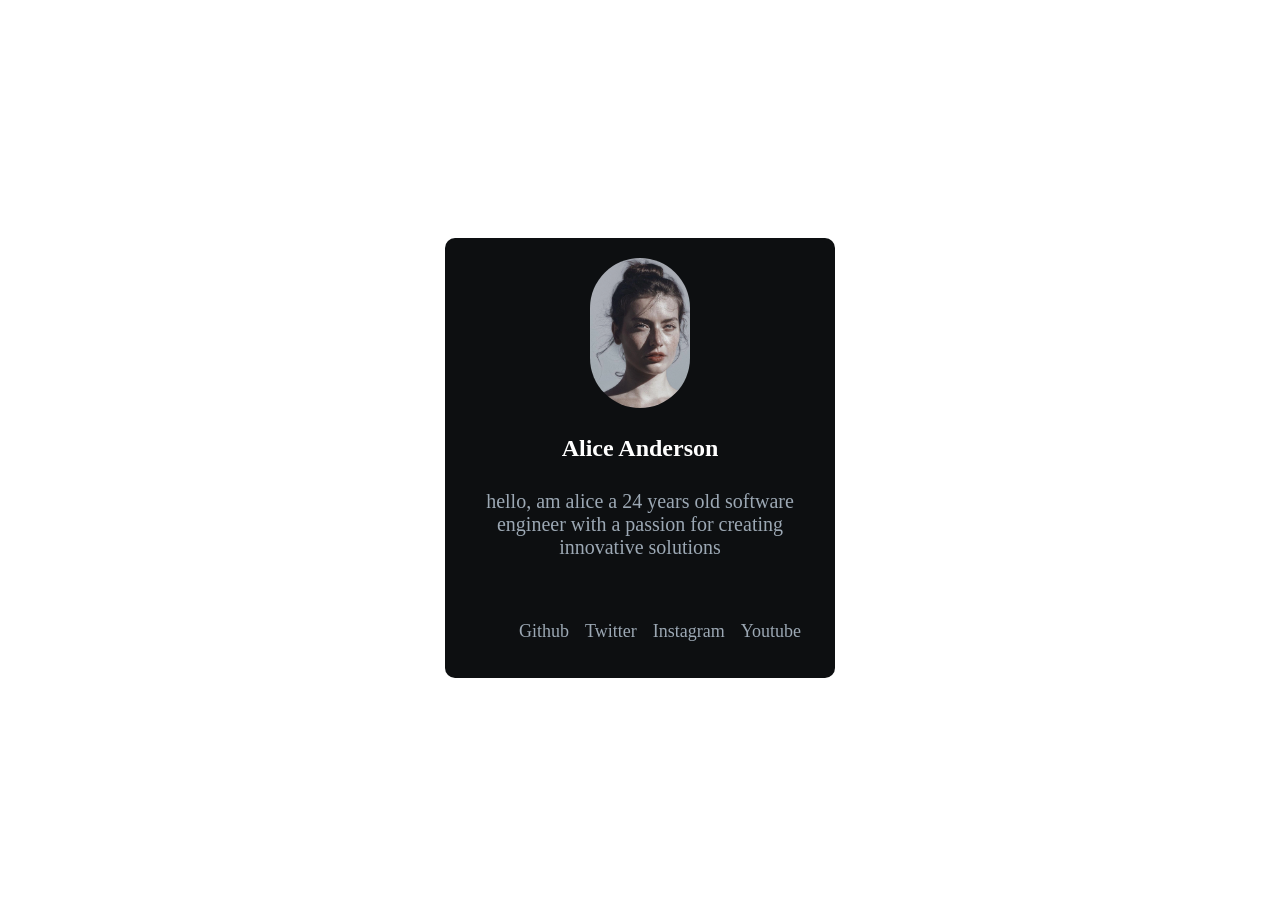
<file: 01. Personal Profile Card/index.html>
<!DOCTYPE html>
<html lang="en">
<head>
    <meta charset="UTF-8">
    <meta name="viewport" content="width=device-width, initial-scale=1.0">
    <title>Profile Card</title>
    <link rel="stylesheet" href="style.css">
</head>
<body>
    <div class="profile-card">
        <img src="src/pic.webp" alt="Profile Picture">
         <div class="info">
            <h1>Alice Anderson</h1>
            <p>hello, am alice a 24 years old software engineer with a passion for creating innovative solutions</p>

        </div>

        <div class="social-links">
            <ul>
                <li><a href="#">Github</a></li>
                <li><a href="#">Twitter</a></li>
                <li><a href="#">Instagram</a></li>
                <li><a href="#">Youtube</a></li>
                
            </ul>
        </div>
    </div>
    
</body>
</html>
</file>
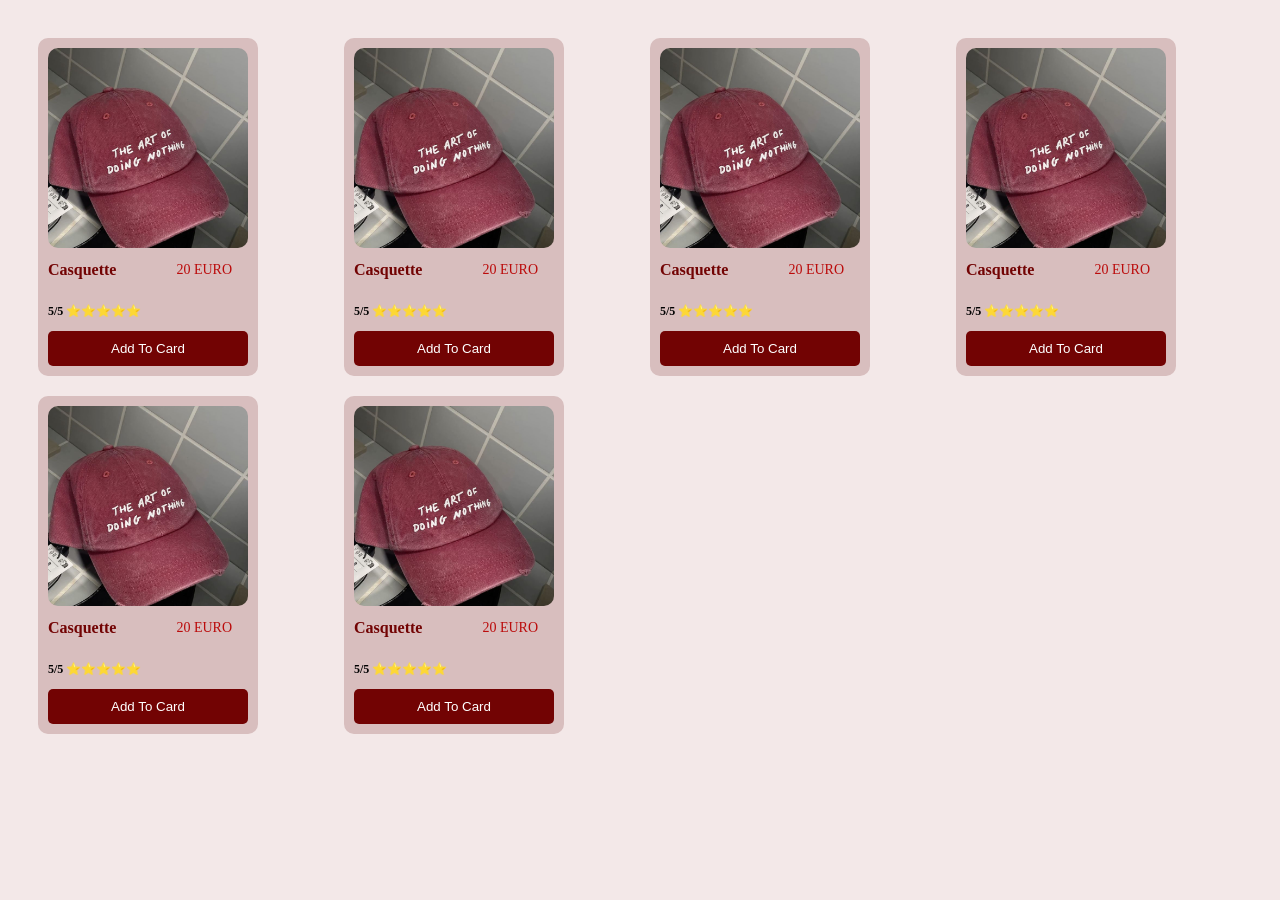
<file: 02. Product Card/index.html>
<!DOCTYPE html>
<html lang="en">
<head>
    <meta charset="UTF-8">
    <meta name="viewport" content="width=device-width, initial-scale=1.0">
    <title>Product Card</title>
    <link rel="stylesheet" href="style.css">
</head>
<body>
    <div class="card">
        <img src="src/product.jpeg" alt="Product Picture">
        <div class="name">
            <h1>Casquette</h1>
            <p class="price">20 EURO</p>
        </div>
        <h3>5/5 ⭐⭐⭐⭐⭐ </h3>
        <button>Add To Card</button>
    </div>
    
    <div class="card">
        <img src="src/product.jpeg" alt="Product Picture">
        <div class="name">
            <h1>Casquette</h1>
            <p class="price">20 EURO</p>
        </div>
        <h3>5/5 ⭐⭐⭐⭐⭐ </h3>
        <button>Add To Card</button>
    </div>
    
    <div class="card">
        <img src="src/product.jpeg" alt="Product Picture">
        <div class="name">
            <h1>Casquette</h1>
            <p class="price">20 EURO</p>
        </div>
        <h3>5/5 ⭐⭐⭐⭐⭐ </h3>
        <button>Add To Card</button>
    </div>
    
    <div class="card">
        <img src="src/product.jpeg" alt="Product Picture">
        <div class="name">
            <h1>Casquette</h1>
            <p class="price">20 EURO</p>
        </div>
        <h3>5/5 ⭐⭐⭐⭐⭐ </h3>
        <button>Add To Card</button>
    </div>
    
    <div class="card">
        <img src="src/product.jpeg" alt="Product Picture">
        <div class="name">
            <h1>Casquette</h1>
            <p class="price">20 EURO</p>
        </div>
        <h3>5/5 ⭐⭐⭐⭐⭐ </h3>
        <button>Add To Card</button>
    </div>
    
    <div class="card">
        <img src="src/product.jpeg" alt="Product Picture">
        <div class="name">
            <h1>Casquette</h1>
            <p class="price">20 EURO</p>
        </div>
        <h3>5/5 ⭐⭐⭐⭐⭐ </h3>
        <button>Add To Card</button>
    </div>
    
    
</body>
</html>
</file>
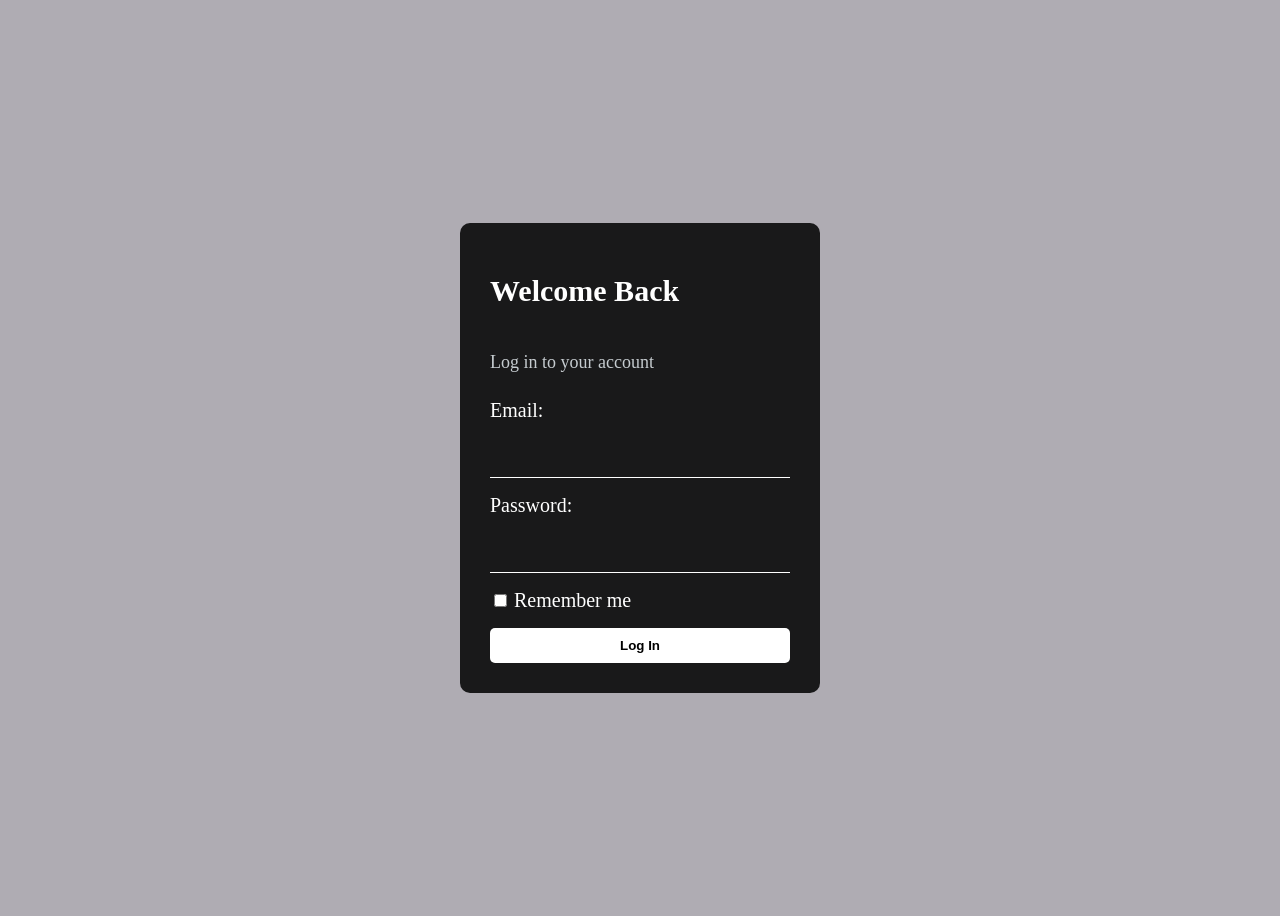
<file: 03-login-form/index.html>
<!DOCTYPE html>
<html lang="en">
<head>
    <meta charset="UTF-8">
    <meta name="viewport" content="width=device-width, initial-scale=1.0">
    <title>Login Page</title>
    <link rel="stylesheet" href="styles.css">

</head>
<body>
    <Form>
        <h1>Welcome Back</h1>
        <p>Log in to your account</p>
        <div class="user">
            <label for="email" >Email:</label>
            <input type="Email">
        </div>
        <div class="password">
            <label for="password">Password:</label>
            <input type="password">
        </div>
        <div class="checkbox">
            <input type="checkbox">
            <label for="rememberme">Remember me</label>
        </div>
        <button>Log In</button>

    </Form>
    
</body>
</html>
</file>
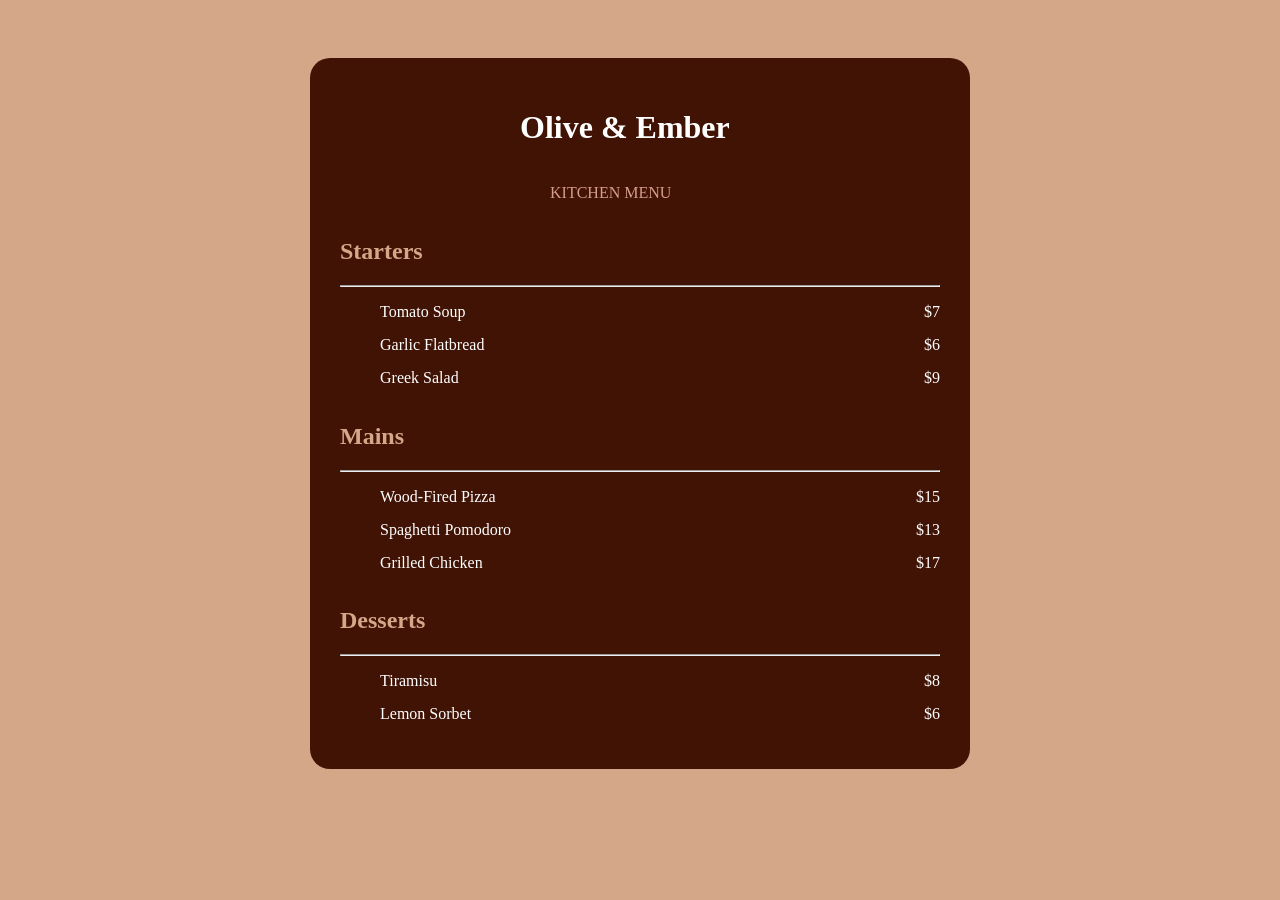
<file: 04. Restaurant Menu/index.html>
<!DOCTYPE html>
<html lang="en">
<head>
    <meta charset="UTF-8">
    <meta name="viewport" content="width=device-width, initial-scale=1.0">
    <title>Restaurant Menu</title>
    <link rel="stylesheet" href="style.css">
</head>
<body>
    <div class="menu">

        <h1>Olive & Ember</h1>
        <p>KITCHEN MENU</p>

        <div class="menu-items">
            <h2>Starters</h2>
            <hr>
            <ul>
                <li>
                    <span class="item">Tomato Soup</span>
                    <span class="price">$7</span>
                </li>
                <li>
                    <span class="item">Garlic Flatbread</span>
                    <span class="price">$6</span>
                </li>
                <li>
                    <span class="item">Greek Salad</span>
                    <span class="price">$9</span>
                </li>
            </ul>
        </div>

    


        <div class="menu-items">
            <h2>Mains</h2>
            <hr>
            <ul>
                <li>
                    <span class="item">Wood-Fired Pizza</span>
                    <span class="price">$15</span>
                </li>
                <li>
                    <span class="item">Spaghetti Pomodoro</span>
                    <span class="price">$13</span>
                </li>
                <li>
                    <span class="item">Grilled Chicken</span>
                    <span class="price">$17</span>
                </li>
            
            </ul>
        </div>



        <div class="menu-items">
            <h2>Desserts</h2>
            <hr>
            <ul>
                <li>
                    <span class="item">Tiramisu</span>
                    <span class="price">$8</span>
                </li>
                <li>
                    <span class="item">Lemon Sorbet</span>
                    <span class="price">$6</span>
                </li>
            
            
            </ul>
        </div>
    </div>

    
</body>
</html>
</file>
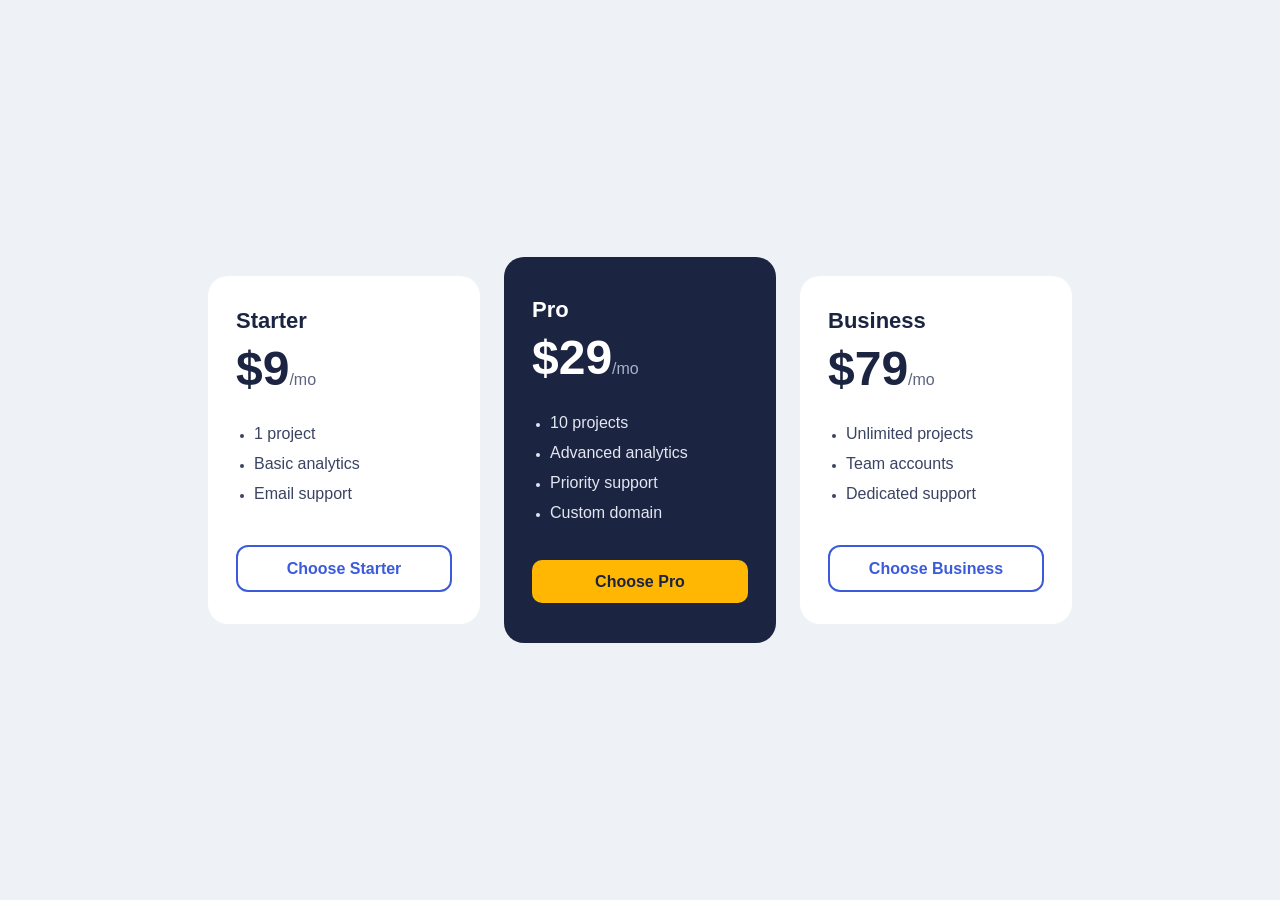
<file: 05. Pricing Cards/index.html>
<!DOCTYPE html>
<html lang="en">
<head>
  <meta charset="UTF-8">
  <meta name="viewport" content="width=device-width, initial-scale=1">
  <title>Pricing Cards</title>
  <link rel="stylesheet" href="style.css">
</head>
<body>
  <div class="cards">

    <div class="card">
      <h2>Starter</h2>
      <div class="price">$9<span>/mo</span></div>
      <ul>
        <li>1 project</li>
        <li>Basic analytics</li>
        <li>Email support</li>
      </ul>
      <button class="btn">Choose Starter</button>
    </div>

    <div class="card pro">
      <h2>Pro</h2>
      <div class="price">$29<span>/mo</span></div>
      <ul>
        <li>10 projects</li>
        <li>Advanced analytics</li>
        <li>Priority support</li>
        <li>Custom domain</li>
      </ul>
      <button class="btn">Choose Pro</button>
    </div>

    <div class="card">
      <h2>Business</h2>
      <div class="price">$79<span>/mo</span></div>
      <ul>
        <li>Unlimited projects</li>
        <li>Team accounts</li>
        <li>Dedicated support</li>
      </ul>
      <button class="btn">Choose Business</button>
    </div>

  </div>
</body>
</html>
</file>
<file: 01. Personal Profile Card/style.css>
body{
    align-items: center;
    display: flex;
    justify-content: center;
    align-items: center;
    min-height: 100vh;

}

.profile-card{
    padding: 20px;
    height: 400px;
    max-width: 350px;
    background-color: rgb(13, 15, 17);
    align-items: center;
    border-radius: 10px;
    display: flex;
    flex-direction: column;
    justify-content: space-between;
    gap: 24px;
    
    
}
.profile-card img{
    height: 150px;
    width: 100px;
    border-radius: 70px;
    object-fit: cover;
}
.info{
    display: flex;
    flex-direction: column;
    align-items: center;
    gap: 8px;
}

.info h1{
    font-size: 24px;
    color: #fff;
    margin: 0;
}

.info p {
    font-size: 20px;
    text-align: center;
    color: rgb(156, 168, 180);


}
.social-links ul{
    display: flex;
    justify-content: center;
    gap: 16px;
    list-style: none;
}
.social-links ul li a{
    color: rgb(156, 168, 180);
    font-size: 18px;
    text-decoration: none;

}

.social-links ul li a:hover{
    color: rgb(7, 119, 231);
}
</file>
<file: 02. Product Card/style.css>
body{
    padding: 30px;
    gap: 20px;
    border-radius: 10px;
    background-color: rgb(243, 232, 232);
    display: grid;
    grid-template-columns: repeat(4, 1fr);
}

.card{
    height: fit-content;
    width: 200px;
    display: flex;
    flex-direction: column;
    background-color: rgb(216, 190, 190);
    align-items: start;
    padding: 10px;
    border-radius: 10px;
    justify-content: space-between;
    gap: px;
    
}
 .card img{
    height: 200px;
    width: 100%;
    border-radius: 10px;
    object-fit: cover;
    
 }

 .card .name{
    display: flex;
    align-items: center;
    justify-content: space-between;
    gap: 60px;
 }

.card  .name h1{
    font-size: 16px;
    color: rgb(114, 3, 3);
 }

.card .name p{
    font-size: 14px;
    color: rgb(187, 11, 11);
 }
.card h3{
    font-size: 12px;

 }

 .card button{
    background-color: rgb(114, 3, 3);
    color: white;
    cursor: pointer;
    padding: 10px 20px;
    border: none;
    border-radius: 5px;
    width: 100%;

 }

 @media (max-width: 480px){
    body {
    grid-template-columns: 1fr;
  }
 }

  @media (max-width: 768px){
    body {
    grid-template-columns: repeat(2, 1fr);
    }
 }
</file>
<file: 03-login-form/styles.css>
body{

    display: flex;
    justify-content: center;
    align-items: center;
    background-color: rgb(175, 172, 179);
    min-height: 100vh;
}

form{
    background-color: rgb(25, 25, 26);
    width: 300px;
    height: fit-content;
    display: flex;
    flex-direction: column;
    gap: 10px;
    padding: 30px;
    border-radius: 10px;
    justify-content: space-between;
    gap: 16px;
   
}
form p{
    color:rgb(197, 203, 207);
    font-size: 18px;
    margin-bottom: 10px;
}

Form h1{
    color: white;
    align-items: center;
    font-size: 30px;
    margin-bottom: 10px;
}
form div{
    display: flex;
    flex-direction: column;
    gap: 20px;
}


form label{
    color: white;
    font-size: 20px;
    align-items: center;
}

form input{
    padding: 10px;
    border-radius: 5px;
    border: none;
    background-color: transparent;
    outline: none;
    border-bottom: 1px solid white;
    border-radius: 0;
    color: white;

}
form button{
    padding: 10px;
    border-radius: 5px;
    border: none;
    color: black;
    background-color: white;
    font-weight: bold;
    cursor: pointer;
}

form .checkbox{
    display: inline;
   
   
}
</file>
<file: 04. Restaurant Menu/style.css>
body{
    background-color: rgb(212, 167, 137);
    display: flex;
    flex-direction: column;
    align-items: center;
    padding: 50px;
}

.menu{
    display: flex;
    flex-direction: column;
    width: 600px;
    height: fit-content;
    background-color: rgb(65, 19, 5);
    padding: 30px;
    border-radius: 20px;
    color: white;
}

h1{

    color: white;
    padding-left: 30%;
}

p{
    color: rgb(214, 156, 139);
    padding-left: 35%;
}
.menu-items h2{
    color: rgb(212, 167, 137);
}

.menu-items ul{
    display: flex;
    flex-direction: column;
    gap: 15px;

}

.menu-items ul li{
    display: flex;
    justify-content: space-between;
    width: 100%;
 
}
</file>
<file: 05. Pricing Cards/style.css>
* { box-sizing: border-box; margin: 0; padding: 0; }

body {
  min-height: 100vh;
  display: flex;
  align-items: center;
  justify-content: center;
  background: #eef1f6;
  font-family: "Ubuntu", "Segoe UI", sans-serif;
  color: #1b2441;
}

.cards {
  display: flex;
  align-items: center;
  gap: 24px;
}

.card {
  width: 272px;
  padding: 32px 28px 32px;
  background: #fff;
  border-radius: 20px;
}

.card h2 {
  font-size: 22px;
  font-weight: 700;
  line-height: 1.2;
}

.price {
  margin-top: 6px;
  font-size: 48px;
  font-weight: 700;
  line-height: 1.2;
}

.price span {
  font-size: 16px;
  font-weight: 400;
  color: #5b6480;
}

ul {
  margin: 22px 0 36px;
  padding-left: 18px;
  color: #3a4361;
  font-size: 16px;
}

li { line-height: 30px; }
li::marker { font-size: 12px; }

.btn {
  display: block;
  width: 100%;
  height: 47px;
  border: 2px solid #3b5bdb;
  border-radius: 12px;
  background: #fff;
  color: #3b5bdb;
  font-family: Arial, Helvetica, sans-serif;
  font-size: 16px;
  font-weight: 700;
  cursor: pointer;
}

/* Pro card */
.card.pro {
  padding: 40px 28px;
  background: #1b2441;
  color: #fff;
}

.card.pro .price span { color: #aab2c8; }
.card.pro ul { color: #e3e7f1; margin-bottom: 32px; }

.card.pro .btn {
  height: 43px;
  border: none;
  border-radius: 10px;
  background: #ffb703;
  color: #1b2441;
}
</file>
